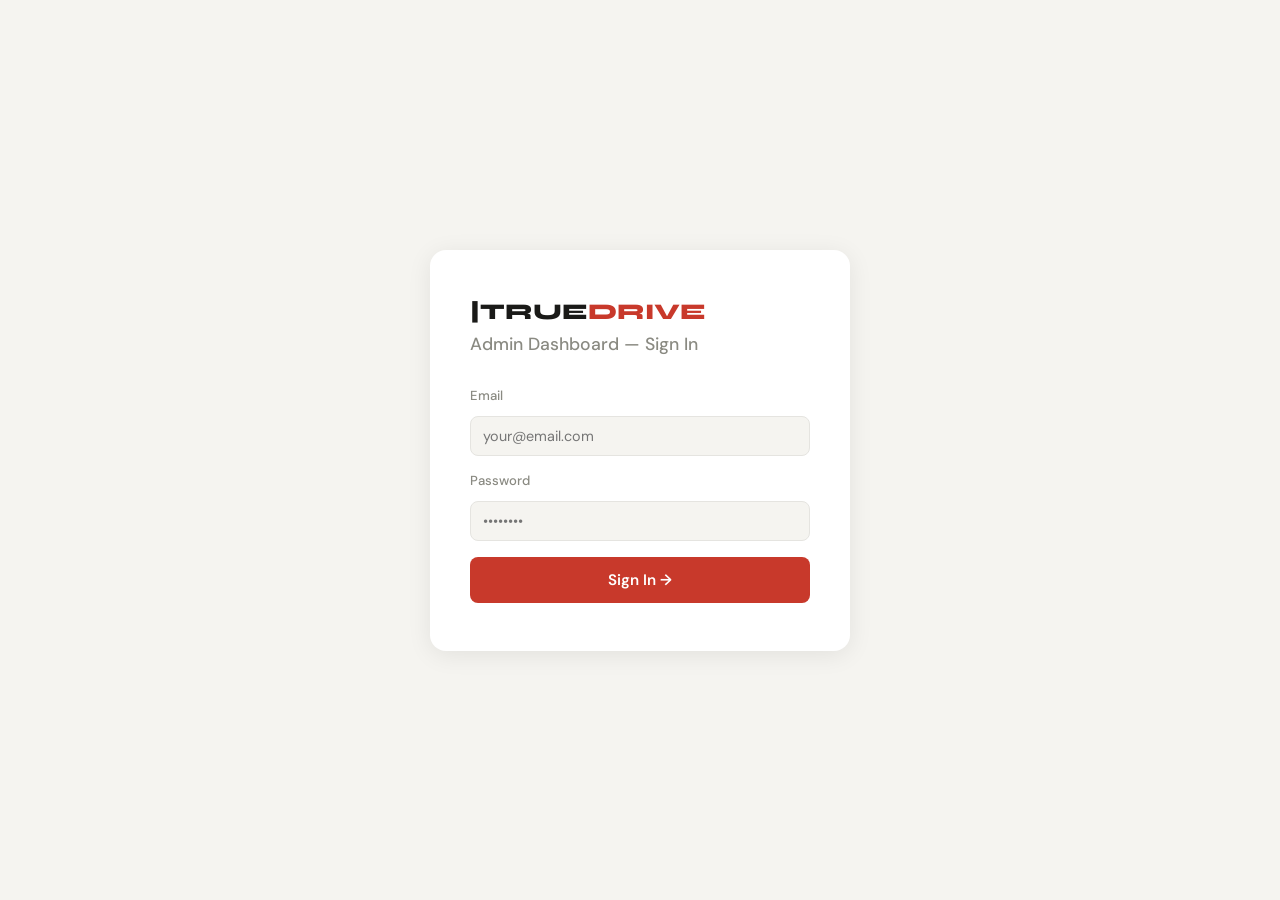
<file: admin.html>
<!DOCTYPE html>
<html lang="en">
<head>
  <meta charset="UTF-8" />
  <meta name="viewport" content="width=device-width, initial-scale=1.0"/>
  <meta name="robots" content="noindex, nofollow" />
  <title>TrueDrive Admin</title>
  <link href="https://fonts.googleapis.com/css2?family=Syne:wght@600;700;800&family=DM+Sans:wght@300;400;500&display=swap" rel="stylesheet"/>
  <style>
    *, *::before, *::after { box-sizing: border-box; margin: 0; padding: 0; }
    :root {
      --accent: #c8392b; --bg: #f5f4f0; --card: #ffffff;
      --text: #1a1a18; --muted: #8a8a82; --border: #e5e4e0;
      --green: #15803d; --green-bg: #dcfce7; --red-bg: #fee2e2;
    }
    body { font-family: 'DM Sans', sans-serif; background: var(--bg); color: var(--text); min-height: 100vh; }

    /* LOGIN */
    #loginScreen { display: flex; align-items: center; justify-content: center; min-height: 100vh; padding: 20px; }
    .login-box { background: var(--card); border-radius: 16px; padding: 48px 40px; width: 100%; max-width: 420px; box-shadow: 0 4px 24px rgba(0,0,0,0.08); }
    .login-logo { font-family: 'Syne', sans-serif; font-size: 1.4rem; font-weight: 800; margin-bottom: 8px; }
    .login-logo span { color: var(--accent); }
    .login-box h2 { font-size: 1.1rem; font-weight: 500; color: var(--muted); margin-bottom: 32px; }
    .login-box label { display: block; font-size: 0.82rem; font-weight: 500; margin-bottom: 6px; color: var(--muted); }
    .login-box input { width: 100%; padding: 12px 14px; border: 1.5px solid var(--border); border-radius: 8px; font-size: 0.95rem; font-family: inherit; margin-bottom: 16px; background: var(--bg); color: var(--text); transition: border-color .2s; }
    .login-box input:focus { outline: none; border-color: var(--accent); }
    .login-btn { width: 100%; padding: 13px; background: var(--accent); color: white; border: none; border-radius: 8px; font-size: 0.95rem; font-weight: 600; cursor: pointer; font-family: inherit; transition: opacity .2s; }
    .login-btn:hover { opacity: 0.88; }
    .login-error { display: none; margin-top: 12px; padding: 10px 14px; background: var(--red-bg); color: var(--accent); border-radius: 8px; font-size: 0.85rem; }

    /* DASHBOARD */
    #dashboard { display: none; }
    .topbar { background: var(--text); color: white; padding: 0 32px; height: 60px; display: flex; align-items: center; justify-content: space-between; position: sticky; top: 0; z-index: 100; }
    .topbar-logo { font-family: 'Syne', sans-serif; font-weight: 800; font-size: 1.1rem; }
    .topbar-logo span { color: var(--accent); }
    .topbar-right { display: flex; align-items: center; gap: 16px; }
    .topbar-email { font-size: 0.82rem; color: rgba(255,255,255,0.5); }
    .logout-btn { background: transparent; color: rgba(255,255,255,0.6); border: 1px solid rgba(255,255,255,0.2); padding: 6px 14px; border-radius: 6px; cursor: pointer; font-size: 0.82rem; font-family: inherit; transition: all .2s; }
    .logout-btn:hover { color: white; border-color: rgba(255,255,255,0.5); }
    .dash-inner { max-width: 1100px; margin: 0 auto; padding: 32px 24px; }
    .dash-header { display: flex; align-items: center; justify-content: space-between; margin-bottom: 28px; flex-wrap: wrap; gap: 12px; }
    .dash-header h1 { font-family: 'Syne', sans-serif; font-size: 1.5rem; font-weight: 800; }
    .add-btn { background: var(--accent); color: white; border: none; padding: 10px 22px; border-radius: 8px; font-size: 0.9rem; font-weight: 600; cursor: pointer; font-family: inherit; transition: opacity .2s; }
    .add-btn:hover { opacity: 0.88; }
    .stats-row { display: grid; grid-template-columns: repeat(auto-fit, minmax(140px, 1fr)); gap: 16px; margin-bottom: 28px; }
    .stat-box { background: var(--card); border-radius: 12px; padding: 20px; border: 1px solid var(--border); }
    .stat-box h3 { font-family: 'Syne', sans-serif; font-size: 1.8rem; font-weight: 800; margin-bottom: 4px; }
    .stat-box p { font-size: 0.8rem; color: var(--muted); }
    .table-wrap { background: var(--card); border-radius: 12px; border: 1px solid var(--border); overflow: hidden; }
    .table-wrap table { width: 100%; border-collapse: collapse; }
    .table-wrap th { text-align: left; padding: 14px 16px; font-size: 0.75rem; font-weight: 600; color: var(--muted); text-transform: uppercase; letter-spacing: 0.5px; background: var(--bg); border-bottom: 1px solid var(--border); }
    .table-wrap td { padding: 14px 16px; font-size: 0.88rem; border-bottom: 1px solid var(--border); vertical-align: middle; }
    .table-wrap tr:last-child td { border-bottom: none; }
    .table-wrap tr:hover td { background: #fafaf8; }
    .car-thumb { width: 60px; height: 44px; border-radius: 6px; object-fit: cover; display: block; }
    .car-thumb-placeholder { width: 60px; height: 44px; border-radius: 6px; background: var(--bg); display: flex; align-items: center; justify-content: center; font-size: 1.4rem; }
    .badge { display: inline-block; padding: 3px 10px; border-radius: 100px; font-size: 0.72rem; font-weight: 600; }
    .badge-available { background: var(--green-bg); color: var(--green); }
    .badge-sold { background: var(--red-bg); color: var(--accent); }
    .action-btns { display: flex; gap: 6px; flex-wrap: wrap; }
    .edit-btn, .delete-btn, .sold-btn, .unsold-btn { padding: 5px 12px; border-radius: 6px; font-size: 0.78rem; font-weight: 500; cursor: pointer; border: none; font-family: inherit; transition: opacity .2s; }
    .edit-btn { background: var(--bg); color: var(--text); border: 1px solid var(--border); }
    .sold-btn { background: var(--green-bg); color: var(--green); }
    .unsold-btn { background: var(--red-bg); color: var(--accent); }
    .delete-btn { background: var(--red-bg); color: var(--accent); }
    .edit-btn:hover, .delete-btn:hover, .sold-btn:hover, .unsold-btn:hover { opacity: 0.75; }

    /* MODAL */
    .modal-overlay { display: none; position: fixed; inset: 0; background: rgba(0,0,0,0.5); z-index: 200; align-items: flex-start; justify-content: center; padding: 20px; overflow-y: auto; }
    .modal-overlay.open { display: flex; }
    .modal-box { background: var(--card); border-radius: 16px; width: 100%; max-width: 660px; padding: 36px; margin: auto; }
    .modal-box h2 { font-family: 'Syne', sans-serif; font-size: 1.2rem; font-weight: 800; margin-bottom: 24px; }
    .form-grid { display: grid; grid-template-columns: 1fr 1fr; gap: 16px; }
    .form-grid .full { grid-column: 1 / -1; }
    .form-group { display: flex; flex-direction: column; gap: 6px; }
    .form-group label { font-size: 0.82rem; font-weight: 500; color: var(--muted); }
    .form-group input, .form-group select, .form-group textarea { padding: 10px 12px; border: 1.5px solid var(--border); border-radius: 8px; font-size: 0.9rem; font-family: inherit; background: var(--bg); color: var(--text); transition: border-color .2s; }
    .form-group input:focus, .form-group select:focus, .form-group textarea:focus { outline: none; border-color: var(--accent); }
    .form-group textarea { resize: vertical; min-height: 80px; }
    .form-group .hint { font-size: 0.75rem; color: var(--muted); }

    /* PHOTO UPLOAD */
    .upload-zone { border: 2px dashed var(--border); border-radius: 10px; padding: 28px 20px; text-align: center; cursor: pointer; transition: all .2s; background: var(--bg); }
    .upload-zone:hover, .upload-zone.drag-over { border-color: var(--accent); background: #fdf5f4; }
    .upload-zone p { font-size: 0.88rem; color: var(--muted); margin-bottom: 4px; }
    .upload-zone span { font-size: 0.78rem; color: var(--muted); }
    .upload-zone input[type="file"] { display: none; }
    .photo-previews { display: grid; grid-template-columns: repeat(auto-fill, minmax(90px, 1fr)); gap: 8px; margin-top: 12px; }
    .photo-preview-item { position: relative; border-radius: 8px; overflow: hidden; aspect-ratio: 4/3; background: var(--bg); cursor: grab; border: 2px solid transparent; transition: border-color .2s, opacity .2s; }
    .photo-preview-item:first-child { border-color: var(--accent); }
    .photo-preview-item.dragging { opacity: 0.4; cursor: grabbing; }
    .photo-preview-item.drag-target { border-color: var(--accent); border-style: dashed; }
    .photo-preview-item img { width: 100%; height: 100%; object-fit: cover; display: block; pointer-events: none; }
    .main-badge { position: absolute; bottom: 4px; left: 4px; background: var(--accent); color: white; font-size: 0.6rem; font-weight: 700; padding: 2px 6px; border-radius: 4px; pointer-events: none; }
    .remove-photo { position: absolute; top: 4px; right: 4px; background: rgba(0,0,0,0.6); color: white; border: none; border-radius: 50%; width: 20px; height: 20px; font-size: 0.7rem; cursor: pointer; display: flex; align-items: center; justify-content: center; }
    .upload-progress { position: absolute; inset: 0; background: rgba(0,0,0,0.5); display: flex; align-items: center; justify-content: center; color: white; font-size: 0.78rem; font-weight: 600; }
    .upload-done { position: absolute; inset: 0; background: rgba(21,128,61,0.4); display: flex; align-items: center; justify-content: center; color: white; font-size: 1.2rem; }
    .upload-status { font-size: 0.82rem; color: var(--muted); margin-top: 8px; min-height: 20px; }

    .modal-actions { display: flex; gap: 10px; justify-content: flex-end; margin-top: 24px; }
    .cancel-btn { padding: 10px 20px; background: var(--bg); color: var(--text); border: 1px solid var(--border); border-radius: 8px; font-size: 0.9rem; font-weight: 500; cursor: pointer; font-family: inherit; }
    .save-btn { padding: 10px 24px; background: var(--accent); color: white; border: none; border-radius: 8px; font-size: 0.9rem; font-weight: 600; cursor: pointer; font-family: inherit; transition: opacity .2s; }
    .save-btn:hover { opacity: 0.88; }
    .save-btn:disabled { opacity: 0.5; cursor: not-allowed; }

    #toast { position: fixed; bottom: 24px; left: 50%; transform: translateX(-50%); background: var(--text); color: white; padding: 12px 24px; border-radius: 8px; font-size: 0.88rem; font-weight: 500; display: none; z-index: 300; white-space: nowrap; }
    #toast.show { display: block; }
    #toast.success { background: #15803d; }
    #toast.error { background: var(--accent); }

    @media (max-width: 640px) {
      .topbar { padding: 0 16px; } .topbar-email { display: none; }
      .dash-inner { padding: 20px 16px; } .modal-box { padding: 24px 20px; }
      .form-grid { grid-template-columns: 1fr; } .form-grid .full { grid-column: 1; }
      .table-wrap th:nth-child(3), .table-wrap td:nth-child(3),
      .table-wrap th:nth-child(5), .table-wrap td:nth-child(5) { display: none; }
    }
  </style>
</head>
<body>

<!-- LOGIN -->
<div id="loginScreen">
  <div class="login-box">
    <div class="login-logo">|TRUE<span>DRIVE</span></div>
    <h2>Admin Dashboard — Sign In</h2>
    <div class="form-group">
      <label>Email</label>
      <input type="email" id="loginEmail" placeholder="your@email.com" />
    </div>
    <div class="form-group">
      <label>Password</label>
      <input type="password" id="loginPassword" placeholder="••••••••" />
    </div>
    <button class="login-btn" onclick="doLogin()">Sign In →</button>
    <div class="login-error" id="loginError"></div>
  </div>
</div>

<!-- DASHBOARD -->
<div id="dashboard">
  <div class="topbar">
    <div class="topbar-logo">|TRUE<span>DRIVE</span> Admin</div>
    <div class="topbar-right">
      <span class="topbar-email" id="userEmail"></span>
      <button class="logout-btn" onclick="doLogout()">Sign Out</button>
    </div>
  </div>
  <div class="dash-inner">
    <div class="dash-header">
      <h1>Inventory Management</h1>
      <button class="add-btn" onclick="openAddModal()">+ Add New Car</button>
    </div>
    <div class="stats-row">
      <div class="stat-box"><h3 id="statTotal">—</h3><p>Total Cars</p></div>
      <div class="stat-box"><h3 id="statAvailable">—</h3><p>Available</p></div>
      <div class="stat-box"><h3 id="statSold">—</h3><p>Sold</p></div>
    </div>
    <div class="table-wrap">
      <table>
        <thead>
          <tr>
            <th>Photo</th><th>Car</th><th>Price</th>
            <th>Status</th><th>Category</th><th>Actions</th>
          </tr>
        </thead>
        <tbody id="carsTableBody">
          <tr><td colspan="6" style="text-align:center;padding:40px;color:var(--muted)">Loading...</td></tr>
        </tbody>
      </table>
    </div>
  </div>
</div>

<!-- ADD / EDIT MODAL -->
<div class="modal-overlay" id="carFormModal">
  <div class="modal-box">
    <h2 id="modalTitle">Add New Car</h2>
    <div class="form-grid">
      <div class="form-group"><label>Make *</label><input type="text" id="fMake" placeholder="e.g. Toyota" /></div>
      <div class="form-group"><label>Model *</label><input type="text" id="fModel" placeholder="e.g. Mark X" /></div>
      <div class="form-group"><label>Year *</label><input type="number" id="fYear" placeholder="e.g. 2015" min="1990" max="2030" /></div>
      <div class="form-group"><label>Price *</label><input type="text" id="fPrice" placeholder="e.g. KSh 1,500,000" /></div>
      <div class="form-group">
        <label>Fuel</label>
        <select id="fFuel"><option value="Petrol">Petrol</option><option value="Diesel">Diesel</option><option value="Hybrid">Hybrid</option><option value="Electric">Electric</option></select>
      </div>
      <div class="form-group">
        <label>Transmission</label>
        <select id="fTrans"><option value="Auto">Automatic</option><option value="Manual">Manual</option></select>
      </div>
      <div class="form-group"><label>Mileage</label><input type="text" id="fMileage" placeholder="e.g. 75,000 km" /></div>
      <div class="form-group"><label>Location</label><input type="text" id="fLocation" value="Nairobi" /></div>
      <div class="form-group">
        <label>Category</label>
        <select id="fCategory"><option value="sedan">Sedan</option><option value="suv">SUV</option><option value="hatchback">Hatchback</option></select>
      </div>
      <div class="form-group">
        <label>Status</label>
        <select id="fStatus"><option value="available">Available</option><option value="sold">Sold</option></select>
      </div>
      <div class="form-group full"><label>Description / Extra Notes</label><textarea id="fDesc" placeholder="e.g. Clean, accident-free, full service history."></textarea></div>

      <!-- SPECS -->
      <div class="form-group full" style="margin-top:4px">
        <label style="font-size:0.88rem;font-weight:700;color:var(--text);margin-bottom:12px;display:block">🔧 Vehicle Specs</label>
        <div style="display:grid;grid-template-columns:1fr 1fr;gap:12px">
          <div class="form-group">
            <label>Engine</label>
            <input type="text" id="fEngine" placeholder="e.g. 2500cc V6" />
          </div>
          <div class="form-group">
            <label>Drive</label>
            <select id="fDrive">
              <option value="">Select</option>
              <option value="2WD">2WD</option>
              <option value="4WD">4WD</option>
              <option value="AWD">AWD</option>
            </select>
          </div>
          <div class="form-group">
            <label>Condition</label>
            <select id="fCondition">
              <option value="">Select</option>
              <option value="Foreign Used">Foreign Used</option>
              <option value="Locally Used">Locally Used</option>
              <option value="Brand New">Brand New</option>
            </select>
          </div>
          <div class="form-group">
            <label>Colour</label>
            <input type="text" id="fColour" placeholder="e.g. Silver" />
          </div>
          <div class="form-group">
            <label>Body Type</label>
            <select id="fBodyType">
              <option value="">Select</option>
              <option value="Saloon">Saloon</option>
              <option value="Station Wagon">Station Wagon</option>
              <option value="SUV">SUV</option>
              <option value="Pick Up">Pick Up</option>
              <option value="Hatchback">Hatchback</option>
              <option value="Van">Van</option>
              <option value="Coupe">Coupe</option>
              <option value="Convertible">Convertible</option>
            </select>
          </div>
          <div class="form-group">
            <label>Doors</label>
            <select id="fDoors">
              <option value="">Select</option>
              <option value="2">2</option>
              <option value="4">4</option>
              <option value="5">5</option>
            </select>
          </div>
          <div class="form-group">
            <label>Seats</label>
            <select id="fSeats">
              <option value="">Select</option>
              <option value="2">2</option>
              <option value="4">4</option>
              <option value="5">5</option>
              <option value="7">7</option>
              <option value="8">8</option>
            </select>
          </div>
        </div>
      </div>
      <div class="form-group full">
        <label>Photos</label>
        <div class="upload-zone" id="uploadZone" onclick="document.getElementById('photoFileInput').click()">
          <div style="font-size:2rem;margin-bottom:8px">📷</div>
          <p><strong>Click to upload photos</strong> or drag &amp; drop here</p>
          <span>JPEG, PNG, WEBP — select multiple files at once</span>
          <input type="file" id="photoFileInput" accept="image/jpeg,image/png,image/webp" multiple />
        </div>
        <div class="photo-previews" id="photoPreviews"></div>
        <div class="upload-status" id="uploadStatus"></div>
        <div class="hint" style="margin-top:6px">💡 Drag photos to reorder — first photo is the main thumbnail shown on the website</div>
      </div>
    </div>
    <div class="modal-actions">
      <button class="cancel-btn" onclick="closeFormModal()">Cancel</button>
      <button class="save-btn" id="saveBtn" onclick="saveCar()">Save Car →</button>
    </div>
  </div>
</div>

<div id="toast"></div>

<script>
const SUPABASE_URL   = 'https://qmeosvkrbogdfmokgkpa.supabase.co';
const SUPABASE_KEY   = 'eyJhbGciOiJIUzI1NiIsInR5cCI6IkpXVCJ9.eyJpc3MiOiJzdXBhYmFzZSIsInJlZiI6InFtZW9zdmtyYm9nZGZtb2tna3BhIiwicm9sZSI6ImFub24iLCJpYXQiOjE3NzgzMDE5MjAsImV4cCI6MjA5Mzg3NzkyMH0.J_WDhH7n5C1HciuL45GSiQhPQXq2FS-creSdyvEHYDs';
const STORAGE_BUCKET = 'car- images';
const STORAGE_URL    = SUPABASE_URL + '/storage/v1/object/public/' + encodeURIComponent(STORAGE_BUCKET) + '/';

var authToken         = null;
var editingId         = null;
var carsCache         = [];
var uploadedPhotoUrls = [];

/* ── AUTH ── */
function authHeaders(json) {
  var h = { 'apikey': SUPABASE_KEY, 'Authorization': 'Bearer ' + (authToken || SUPABASE_KEY) };
  if (json) h['Content-Type'] = 'application/json';
  return h;
}

async function doLogin() {
  var email = document.getElementById('loginEmail').value.trim();
  var pass  = document.getElementById('loginPassword').value;
  var btn   = document.querySelector('.login-btn');
  if (!email || !pass) { showLoginError('Please enter your email and password.'); return; }
  btn.textContent = 'Signing in...'; btn.disabled = true;
  try {
    var res  = await fetch(SUPABASE_URL + '/auth/v1/token?grant_type=password', {
      method: 'POST',
      headers: { 'apikey': SUPABASE_KEY, 'Content-Type': 'application/json' },
      body: JSON.stringify({ email: email, password: pass })
    });
    var data = await res.json();
    if (!res.ok || !data.access_token) {
      showLoginError(data.error_description || 'Invalid email or password.');
    } else {
      authToken = data.access_token;
      document.getElementById('userEmail').textContent     = email;
      document.getElementById('loginScreen').style.display = 'none';
      document.getElementById('dashboard').style.display   = 'block';
      loadCars();
    }
  } catch (e) { showLoginError('Connection error. Please try again.'); }
  btn.textContent = 'Sign In →'; btn.disabled = false;
}

function showLoginError(msg) {
  var el = document.getElementById('loginError');
  el.textContent = msg; el.style.display = 'block';
}

function doLogout() {
  authToken = null;
  document.getElementById('dashboard').style.display   = 'none';
  document.getElementById('loginScreen').style.display = 'flex';
  document.getElementById('loginPassword').value = '';
}

document.addEventListener('keydown', function(e) {
  if (e.key === 'Enter' && document.getElementById('loginScreen').style.display !== 'none') doLogin();
});

/* ── CARS ── */
async function loadCars() {
  try {
    var res   = await fetch(SUPABASE_URL + '/rest/v1/cars?order=id.asc', { headers: authHeaders(true) });
    carsCache = await res.json();
    renderTable(); renderStats();
  } catch (e) { showToast('Failed to load cars.', 'error'); }
}

function parsePhotos(raw) {
  if (!raw) return [];
  if (Array.isArray(raw)) return raw;
  return raw.split(',').map(function(p){ return p.trim(); }).filter(Boolean);
}

function carEmoji(car) { return (car.category === 'suv') ? '🚙' : '🚗'; }

function renderTable() {
  var tbody = document.getElementById('carsTableBody');
  if (!carsCache.length) {
    tbody.innerHTML = '<tr><td colspan="6" style="text-align:center;padding:48px;color:var(--muted)">No cars yet. Click <strong>Add New Car</strong> to get started.</td></tr>';
    return;
  }
  tbody.innerHTML = carsCache.map(function(car) {
    var photos  = parsePhotos(car.photos);
    var isAvail = car.status === 'available';
    var thumb   = photos.length
      ? '<img src="' + photos[0] + '" class="car-thumb" onerror="this.style.display=\'none\';this.nextElementSibling.style.display=\'flex\'">' +
        '<div class="car-thumb-placeholder" style="display:none">' + carEmoji(car) + '</div>'
      : '<div class="car-thumb-placeholder">' + carEmoji(car) + '</div>';
    var badge   = '<span class="badge ' + (isAvail ? 'badge-available' : 'badge-sold') + '">' + (isAvail ? '✓ Available' : '✗ Sold') + '</span>';
    var togBtn  = isAvail
      ? '<button class="sold-btn"   onclick="toggleStatus(' + car.id + ',\'sold\')"     >Mark Sold</button>'
      : '<button class="unsold-btn" onclick="toggleStatus(' + car.id + ',\'available\')">Mark Available</button>';
    return '<tr>' +
      '<td>' + thumb + '</td>' +
      '<td><strong>' + car.make + ' ' + car.model + '</strong><br><span style="color:var(--muted);font-size:0.8rem">' + car.year + '</span></td>' +
      '<td>' + (car.price || '—') + '</td>' +
      '<td>' + badge + '</td>' +
      '<td style="text-transform:capitalize">' + (car.category || '—') + '</td>' +
      '<td><div class="action-btns">' +
        '<button class="edit-btn"   onclick="openEditModal(' + car.id + ')">Edit</button>' +
        togBtn +
        '<button class="delete-btn" onclick="deleteCar(' + car.id + ')">Delete</button>' +
      '</div></td>' +
    '</tr>';
  }).join('');
}

function renderStats() {
  document.getElementById('statTotal').textContent     = carsCache.length;
  document.getElementById('statAvailable').textContent = carsCache.filter(function(c){ return c.status==='available'; }).length;
  document.getElementById('statSold').textContent      = carsCache.filter(function(c){ return c.status==='sold'; }).length;
}

/* ── UPLOAD ── */
function initUploadZone() {
  var zone  = document.getElementById('uploadZone');
  var input = document.getElementById('photoFileInput');
  input.addEventListener('change', function() { handleFiles(Array.from(input.files)); input.value = ''; });
  zone.addEventListener('dragover',  function(e) { e.preventDefault(); zone.classList.add('drag-over'); });
  zone.addEventListener('dragleave', function()  { zone.classList.remove('drag-over'); });
  zone.addEventListener('drop', function(e) {
    e.preventDefault(); zone.classList.remove('drag-over');
    handleFiles(Array.from(e.dataTransfer.files).filter(function(f){ return f.type.startsWith('image/'); }));
  });
}

async function handleFiles(files) {
  if (!files.length) return;
  document.getElementById('uploadStatus').textContent = 'Uploading ' + files.length + ' photo(s)...';
  for (var i = 0; i < files.length; i++) { await uploadPhoto(files[i]); }
  document.getElementById('uploadStatus').textContent = '✓ All photos uploaded!';
  setTimeout(function() { document.getElementById('uploadStatus').textContent = ''; }, 3000);
}

async function uploadPhoto(file) {
  var pid      = 'prev-' + Date.now() + '-' + Math.random().toString(36).slice(2);
  var previews = document.getElementById('photoPreviews');
  var item     = document.createElement('div');
  item.className = 'photo-preview-item'; item.id = pid;
  item.innerHTML = '<img src="' + URL.createObjectURL(file) + '" /><div class="upload-progress">Uploading...</div>';
  previews.appendChild(item);

  var fileName = Date.now() + '-' + file.name.replace(/[^a-zA-Z0-9.-]/g, '-').toLowerCase();
  try {
    var res = await fetch(SUPABASE_URL + '/storage/v1/object/' + encodeURIComponent(STORAGE_BUCKET) + '/' + fileName, {
      method: 'POST',
      headers: { 'apikey': SUPABASE_KEY, 'Authorization': 'Bearer ' + authToken, 'Content-Type': file.type, 'x-upsert': 'true' },
      body: file
    });
    if (res.ok) {
      var url = STORAGE_URL + fileName;
      uploadedPhotoUrls.push(url);
      item.dataset.url = url;
      var isFirst = document.getElementById('photoPreviews').querySelectorAll('.photo-preview-item').length === 1;
      item.innerHTML =
        '<img src="' + url + '" />' +
        (isFirst ? '<div class="main-badge">MAIN</div>' : '') +
        '<div class="upload-done" id="done-' + pid + '">✓</div>' +
        '<button class="remove-photo" onclick="removePhoto(\'' + url + '\',\'' + pid + '\')">✕</button>';
      if (isFirst) item.style.borderColor = 'var(--accent)';
      makeDraggable(item);
      setTimeout(function() { var d = document.getElementById('done-' + pid); if (d) d.style.display='none'; }, 1500);
    } else {
      item.innerHTML = '<div style="display:flex;align-items:center;justify-content:center;height:100%;font-size:1.5rem;color:var(--accent)">✕</div>';
      showToast('Failed to upload ' + file.name, 'error');
    }
  } catch (e) {
    item.innerHTML = '<div style="display:flex;align-items:center;justify-content:center;height:100%;font-size:1.5rem;color:var(--accent)">✕</div>';
    showToast('Upload error: ' + file.name, 'error');
  }
}

function removePhoto(url, pid) {
  uploadedPhotoUrls = uploadedPhotoUrls.filter(function(u){ return u !== url; });
  var el = document.getElementById(pid); if (el) el.remove();
  updateMainBadge();
  syncUrlsFromDOM();
}

function updateMainBadge() {
  var previews = document.getElementById('photoPreviews');
  var items = previews.querySelectorAll('.photo-preview-item');
  items.forEach(function(item, i) {
    var badge = item.querySelector('.main-badge');
    if (i === 0) {
      item.style.borderColor = 'var(--accent)';
      if (!badge) {
        var b = document.createElement('div');
        b.className = 'main-badge'; b.textContent = 'MAIN';
        item.appendChild(b);
      }
    } else {
      item.style.borderColor = 'transparent';
      if (badge) badge.remove();
    }
  });
}

function syncUrlsFromDOM() {
  var previews = document.getElementById('photoPreviews');
  var items    = previews.querySelectorAll('.photo-preview-item');
  uploadedPhotoUrls = [];
  items.forEach(function(item) {
    var url = item.dataset.url;
    if (url) uploadedPhotoUrls.push(url);
  });
}

function makeDraggable(item) {
  item.setAttribute('draggable', true);
  item.addEventListener('dragstart', function(e) {
    e.dataTransfer.effectAllowed = 'move';
    e.dataTransfer.setData('text/plain', item.id);
    setTimeout(function() { item.classList.add('dragging'); }, 0);
  });
  item.addEventListener('dragend', function() {
    item.classList.remove('dragging');
    document.querySelectorAll('.photo-preview-item').forEach(function(i){ i.classList.remove('drag-target'); });
    updateMainBadge();
    syncUrlsFromDOM();
  });
  item.addEventListener('dragover', function(e) {
    e.preventDefault();
    e.dataTransfer.dropEffect = 'move';
    item.classList.add('drag-target');
  });
  item.addEventListener('dragleave', function() { item.classList.remove('drag-target'); });
  item.addEventListener('drop', function(e) {
    e.preventDefault();
    item.classList.remove('drag-target');
    var dragId   = e.dataTransfer.getData('text/plain');
    var dragItem = document.getElementById(dragId);
    if (dragItem && dragItem !== item) {
      var previews = document.getElementById('photoPreviews');
      var items    = Array.from(previews.querySelectorAll('.photo-preview-item'));
      var fromIdx  = items.indexOf(dragItem);
      var toIdx    = items.indexOf(item);
      if (fromIdx < toIdx) previews.insertBefore(dragItem, item.nextSibling);
      else                 previews.insertBefore(dragItem, item);
    }
  });
}

function renderExistingPreviews(photos) {
  var previews = document.getElementById('photoPreviews');
  previews.innerHTML = '';
  photos.forEach(function(url, i) {
    if (!url) return;
    var pid  = 'prev-ex-' + Date.now() + '-' + Math.random().toString(36).slice(2);
    var item = document.createElement('div');
    item.className    = 'photo-preview-item';
    item.id           = pid;
    item.dataset.url  = url;
    item.innerHTML    =
      '<img src="' + url + '" />' +
      (i === 0 ? '<div class="main-badge">MAIN</div>' : '') +
      '<button class="remove-photo" onclick="removePhoto(\'' + url + '\',\'' + pid + '\')">✕</button>';
    if (i === 0) item.style.borderColor = 'var(--accent)';
    makeDraggable(item);
    previews.appendChild(item);
  });
}

/* ── MODALS ── */
function openAddModal() {
  editingId = null; uploadedPhotoUrls = [];
  document.getElementById('modalTitle').textContent = 'Add New Car';
  ['fMake','fModel','fYear','fPrice','fMileage','fEngine','fColour'].forEach(function(id){ document.getElementById(id).value = ''; });
  document.getElementById('fFuel').value      = 'Petrol';
  document.getElementById('fTrans').value     = 'Auto';
  document.getElementById('fLocation').value  = 'Nairobi';
  document.getElementById('fCategory').value  = 'sedan';
  document.getElementById('fStatus').value    = 'available';
  document.getElementById('fDrive').value     = '';
  document.getElementById('fCondition').value = '';
  document.getElementById('fBodyType').value  = '';
  document.getElementById('fDoors').value     = '';
  document.getElementById('fSeats').value     = '';
  document.getElementById('fDesc').value      = '';
  document.getElementById('photoPreviews').innerHTML  = '';
  document.getElementById('uploadStatus').textContent = '';
  document.getElementById('carFormModal').classList.add('open');
}

function openEditModal(id) {
  var car = null;
  for (var i = 0; i < carsCache.length; i++) { if (carsCache[i].id === id) { car = carsCache[i]; break; } }
  if (!car) return;
  editingId = id;
  var existing = parsePhotos(car.photos);
  uploadedPhotoUrls = existing.slice();
  document.getElementById('modalTitle').textContent = 'Edit Car';
  document.getElementById('fMake').value      = car.make      || '';
  document.getElementById('fModel').value     = car.model     || '';
  document.getElementById('fYear').value      = car.year      || '';
  document.getElementById('fPrice').value     = car.price     || '';
  document.getElementById('fFuel').value      = car.fuel      || 'Petrol';
  document.getElementById('fTrans').value     = car.trans     || 'Auto';
  document.getElementById('fMileage').value   = car.mileage   || '';
  document.getElementById('fLocation').value  = car.location  || 'Nairobi';
  document.getElementById('fCategory').value  = car.category  || 'sedan';
  document.getElementById('fStatus').value    = car.status    || 'available';
  document.getElementById('fDesc').value      = car.description || '';
  document.getElementById('fEngine').value    = car.engine    || '';
  document.getElementById('fDrive').value     = car.drive     || '';
  document.getElementById('fCondition').value = car.condition || '';
  document.getElementById('fColour').value    = car.colour    || '';
  document.getElementById('fBodyType').value  = car.body_type || '';
  document.getElementById('fDoors').value     = car.doors     || '';
  document.getElementById('fSeats').value     = car.seats     || '';
  document.getElementById('uploadStatus').textContent = '';
  renderExistingPreviews(existing);
  document.getElementById('carFormModal').classList.add('open');
}

function closeFormModal() { document.getElementById('carFormModal').classList.remove('open'); editingId = null; }

/* ── SAVE ── */
async function saveCar() {
  var make  = document.getElementById('fMake').value.trim();
  var model = document.getElementById('fModel').value.trim();
  var year  = parseInt(document.getElementById('fYear').value);
  var price = document.getElementById('fPrice').value.trim();
  if (!make || !model || !year || !price) { showToast('Please fill in Make, Model, Year and Price.', 'error'); return; }

  syncUrlsFromDOM(); // ensure order matches what's shown in previews
  var payload = {
    make: make, model: model, year: year, price: price,
    fuel:     document.getElementById('fFuel').value,
    trans:    document.getElementById('fTrans').value,
    mileage:  document.getElementById('fMileage').value.trim(),
    location: document.getElementById('fLocation').value.trim() || 'Nairobi',
    category: document.getElementById('fCategory').value,
    status:   document.getElementById('fStatus').value,
    description: document.getElementById('fDesc').value.trim(),
    engine:      document.getElementById('fEngine').value.trim(),
    drive:       document.getElementById('fDrive').value,
    condition:   document.getElementById('fCondition').value,
    colour:      document.getElementById('fColour').value.trim(),
    body_type:   document.getElementById('fBodyType').value,
    doors:       document.getElementById('fDoors').value,
    seats:       document.getElementById('fSeats').value,
    photos:   uploadedPhotoUrls.join(',')
  };

  var btn = document.getElementById('saveBtn');
  btn.textContent = 'Saving...'; btn.disabled = true;

  try {
    var url     = SUPABASE_URL + '/rest/v1/cars' + (editingId ? '?id=eq.' + editingId : '');
    var method  = editingId ? 'PATCH' : 'POST';
    var headers = Object.assign({}, authHeaders(true), { 'Prefer': 'return=minimal' });
    var res     = await fetch(url, { method: method, headers: headers, body: JSON.stringify(payload) });
    if (res.ok) {
      showToast(editingId ? '✓ Car updated!' : '✓ Car added!', 'success');
      closeFormModal(); loadCars();
    } else {
      var err = await res.json();
      showToast('Error: ' + (err.message || 'Could not save.'), 'error');
    }
  } catch (e) { showToast('Connection error. Please try again.', 'error'); }

  btn.textContent = 'Save Car →'; btn.disabled = false;
}

/* ── TOGGLE / DELETE ── */
async function toggleStatus(id, newStatus) {
  try {
    var res = await fetch(SUPABASE_URL + '/rest/v1/cars?id=eq.' + id, {
      method: 'PATCH',
      headers: Object.assign({}, authHeaders(true), { 'Prefer': 'return=minimal' }),
      body: JSON.stringify({ status: newStatus })
    });
    if (res.ok) { showToast('✓ Status updated!', 'success'); loadCars(); }
    else showToast('Could not update status.', 'error');
  } catch (e) { showToast('Connection error.', 'error'); }
}

async function deleteCar(id) {
  var car  = carsCache.find(function(c){ return c.id === id; });
  var name = car ? car.make + ' ' + car.model : 'this car';
  if (!confirm('Delete ' + name + '? This cannot be undone.')) return;
  try {
    var res = await fetch(SUPABASE_URL + '/rest/v1/cars?id=eq.' + id, {
      method: 'DELETE', headers: authHeaders(true)
    });
    if (res.ok) { showToast('Car deleted.', 'success'); loadCars(); }
    else showToast('Could not delete car.', 'error');
  } catch (e) { showToast('Connection error.', 'error'); }
}

/* ── TOAST ── */
var toastTimer;
function showToast(msg, type) {
  var t = document.getElementById('toast');
  t.textContent = msg; t.className = 'show ' + (type || '');
  clearTimeout(toastTimer);
  toastTimer = setTimeout(function(){ t.className = ''; }, 3000);
}

document.getElementById('carFormModal').addEventListener('click', function(e){ if (e.target === this) closeFormModal(); });
document.addEventListener('DOMContentLoaded', initUploadZone);
</script>
</body>
</html>
</file>
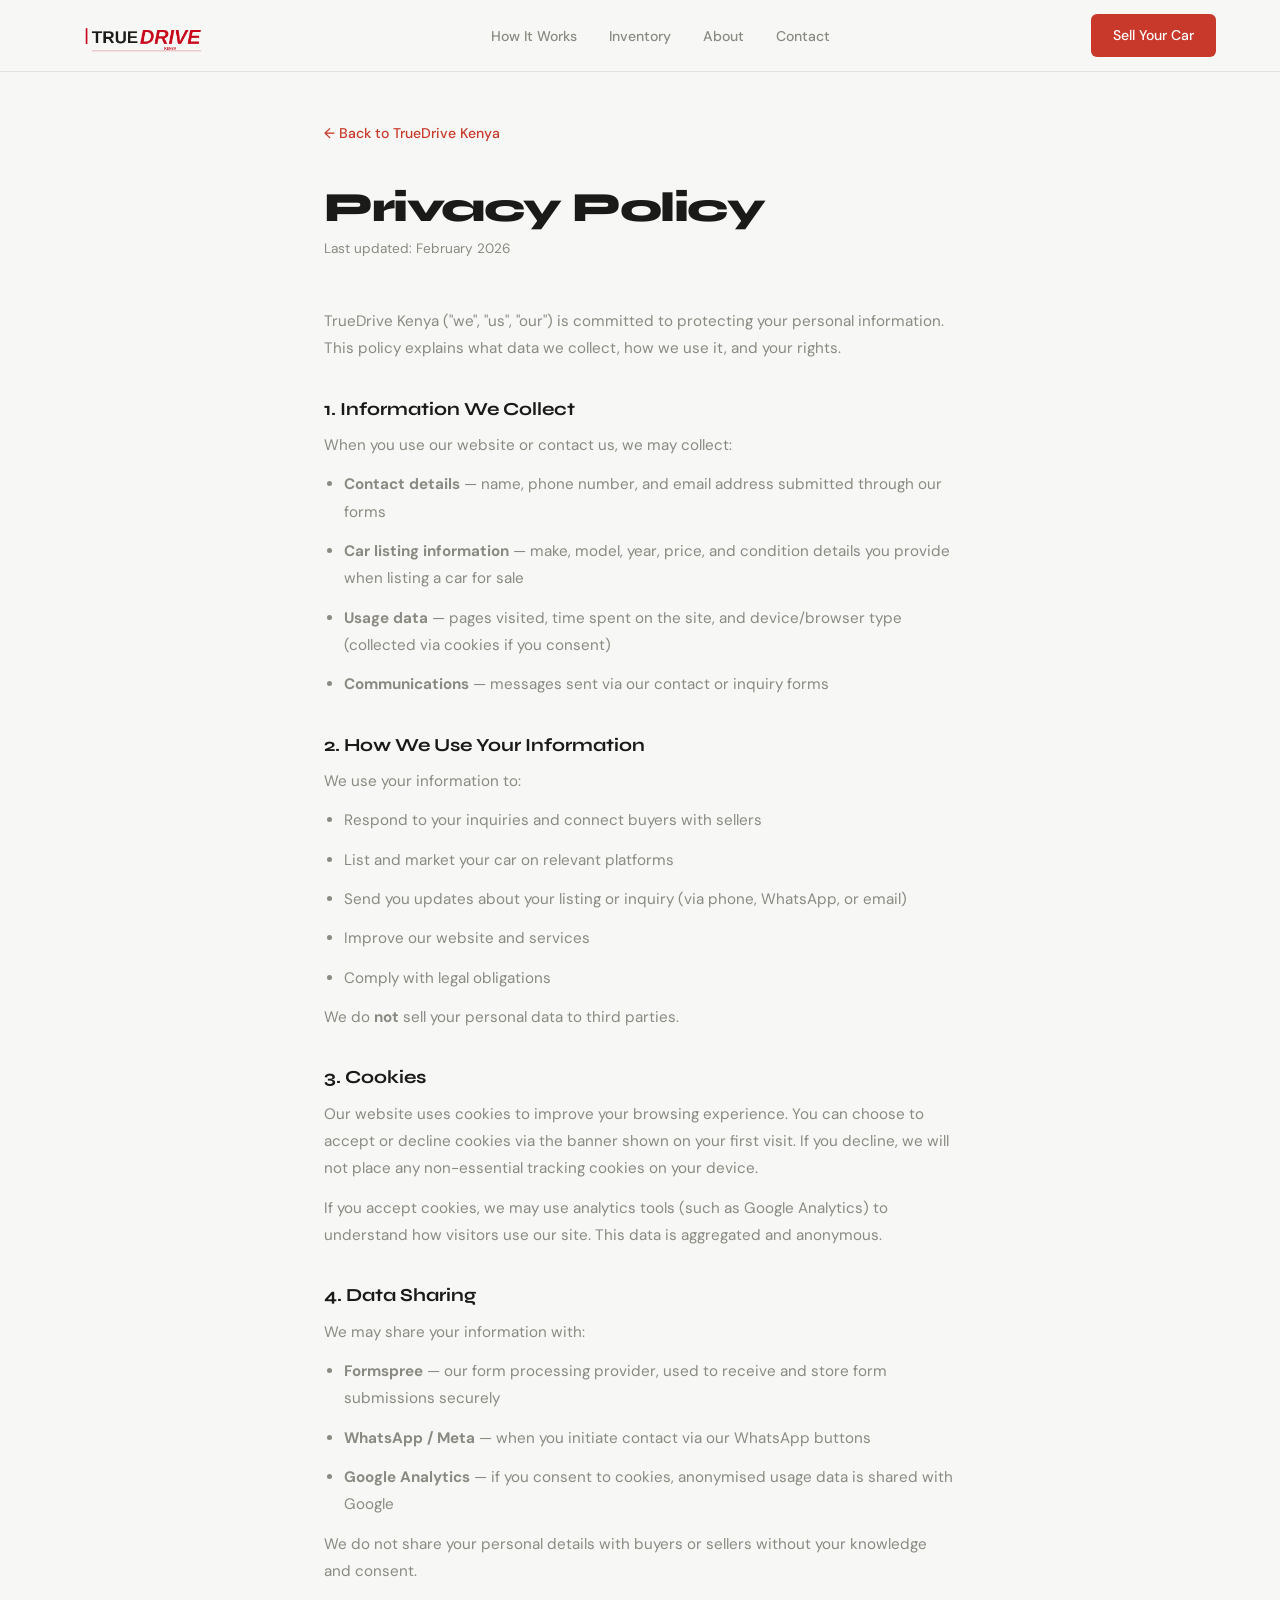
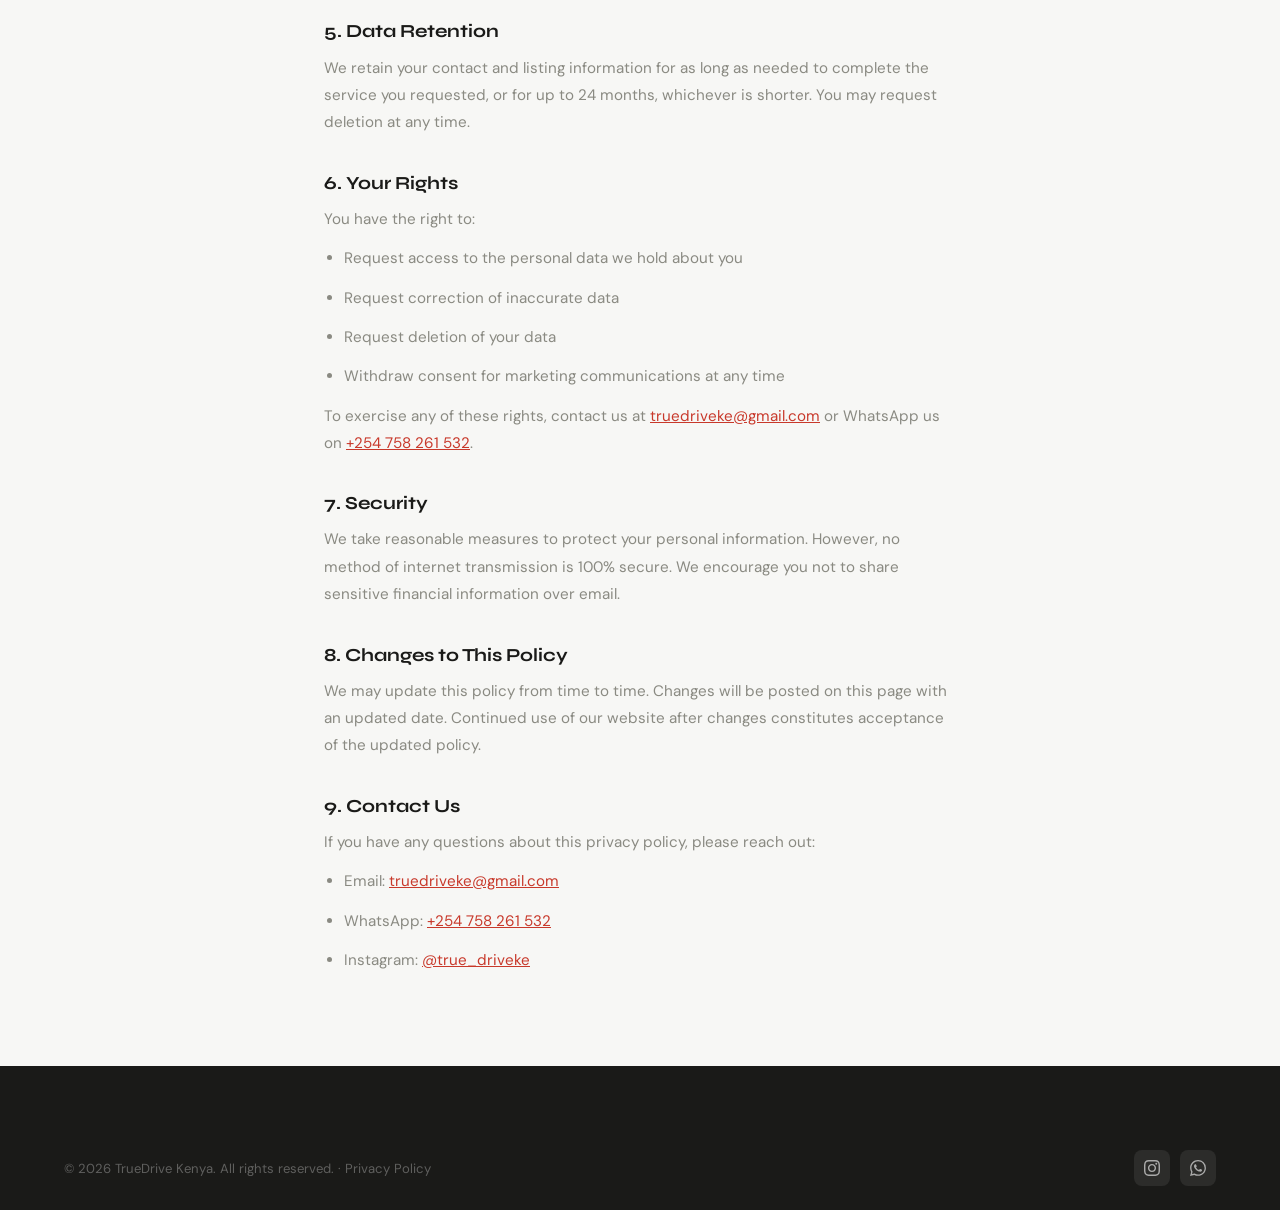
<file: privacy.html>
<!DOCTYPE html>
<html lang="en">
<head>
  <meta charset="UTF-8" />
  <meta name="viewport" content="width=device-width, initial-scale=1.0"/>
  <meta name="robots" content="index, follow" />
  <meta name="cf-email-obfuscation" content="disable" />
  <title>Privacy Policy — TrueDrive Kenya</title>
  <meta name="description" content="TrueDrive Kenya's privacy policy. Learn how we collect, use and protect your personal information." />
  <link href="https://fonts.googleapis.com/css2?family=Syne:wght@400;600;700;800&family=DM+Sans:ital,wght@0,300;0,400;0,500;1,300&display=swap" rel="stylesheet"/>
  <link rel="stylesheet" href="style.css" />
  <style>
    .policy-wrap {
      max-width: 760px; margin: 0 auto;
      padding: 120px 5% 80px;
    }
    .policy-wrap h1 {
      font-size: clamp(1.8rem, 4vw, 2.6rem);
      margin-bottom: 8px;
    }
    .policy-date {
      font-size: 0.85rem; color: var(--text-muted);
      margin-bottom: 48px; display: block;
    }
    .policy-wrap h2 {
      font-size: 1.15rem; font-weight: 700;
      margin: 36px 0 12px; letter-spacing: 0;
      color: var(--text);
    }
    .policy-wrap p, .policy-wrap li {
      font-size: 0.95rem; color: var(--text-muted);
      line-height: 1.8; margin-bottom: 12px;
    }
    .policy-wrap ul { padding-left: 20px; margin-bottom: 12px; }
    .policy-wrap a  { color: var(--accent); }
    .back-link {
      display: inline-flex; align-items: center; gap: 8px;
      color: var(--accent); text-decoration: none;
      font-size: 0.88rem; font-weight: 500;
      margin-bottom: 40px;
    }
    .back-link:hover { text-decoration: underline; }
  </style>
</head>
<body>

<!-- NAV -->
<nav>
  <a href="index.html" class="logo">
    <img src="logo.png" alt="TrueDrive Kenya" class="nav-logo-img" />
  </a>
  <ul class="nav-links">
    <li><a href="index.html#how">How It Works</a></li>
    <li><a href="index.html#inventory">Inventory</a></li>
    <li><a href="index.html#about">About</a></li>
    <li><a href="index.html#contact">Contact</a></li>
  </ul>
  <a href="index.html#sell-callout" class="nav-cta">Sell Your Car</a>
  <div class="hamburger" onclick="toggleMenu()">
    <span></span><span></span><span></span>
  </div>
</nav>

<div class="policy-wrap">

  <a href="index.html" class="back-link">← Back to TrueDrive Kenya</a>

  <h1>Privacy Policy</h1>
  <span class="policy-date">Last updated: February 2026</span>

  <p>TrueDrive Kenya ("we", "us", "our") is committed to protecting your personal information. This policy explains what data we collect, how we use it, and your rights.</p>

  <h2>1. Information We Collect</h2>
  <p>When you use our website or contact us, we may collect:</p>
  <ul>
    <li><strong>Contact details</strong> — name, phone number, and email address submitted through our forms</li>
    <li><strong>Car listing information</strong> — make, model, year, price, and condition details you provide when listing a car for sale</li>
    <li><strong>Usage data</strong> — pages visited, time spent on the site, and device/browser type (collected via cookies if you consent)</li>
    <li><strong>Communications</strong> — messages sent via our contact or inquiry forms</li>
  </ul>

  <h2>2. How We Use Your Information</h2>
  <p>We use your information to:</p>
  <ul>
    <li>Respond to your inquiries and connect buyers with sellers</li>
    <li>List and market your car on relevant platforms</li>
    <li>Send you updates about your listing or inquiry (via phone, WhatsApp, or email)</li>
    <li>Improve our website and services</li>
    <li>Comply with legal obligations</li>
  </ul>
  <p>We do <strong>not</strong> sell your personal data to third parties.</p>

  <h2>3. Cookies</h2>
  <p>Our website uses cookies to improve your browsing experience. You can choose to accept or decline cookies via the banner shown on your first visit. If you decline, we will not place any non-essential tracking cookies on your device.</p>
  <p>If you accept cookies, we may use analytics tools (such as Google Analytics) to understand how visitors use our site. This data is aggregated and anonymous.</p>

  <h2>4. Data Sharing</h2>
  <p>We may share your information with:</p>
  <ul>
    <li><strong>Formspree</strong> — our form processing provider, used to receive and store form submissions securely</li>
    <li><strong>WhatsApp / Meta</strong> — when you initiate contact via our WhatsApp buttons</li>
    <li><strong>Google Analytics</strong> — if you consent to cookies, anonymised usage data is shared with Google</li>
  </ul>
  <p>We do not share your personal details with buyers or sellers without your knowledge and consent.</p>

  <h2>5. Data Retention</h2>
  <p>We retain your contact and listing information for as long as needed to complete the service you requested, or for up to 24 months, whichever is shorter. You may request deletion at any time.</p>

  <h2>6. Your Rights</h2>
  <p>You have the right to:</p>
  <ul>
    <li>Request access to the personal data we hold about you</li>
    <li>Request correction of inaccurate data</li>
    <li>Request deletion of your data</li>
    <li>Withdraw consent for marketing communications at any time</li>
  </ul>
  <p>To exercise any of these rights, contact us at <a href="mailto:truedriveke@gmail.com">truedriveke@gmail.com</a> or WhatsApp us on <a href="https://wa.me/254758261532">+254 758 261 532</a>.</p>

  <h2>7. Security</h2>
  <p>We take reasonable measures to protect your personal information. However, no method of internet transmission is 100% secure. We encourage you not to share sensitive financial information over email.</p>

  <h2>8. Changes to This Policy</h2>
  <p>We may update this policy from time to time. Changes will be posted on this page with an updated date. Continued use of our website after changes constitutes acceptance of the updated policy.</p>

  <h2>9. Contact Us</h2>
  <p>If you have any questions about this privacy policy, please reach out:</p>
  <ul>
    <li>Email: <a href="mailto:truedriveke@gmail.com">truedriveke@gmail.com</a></li>
    <li>WhatsApp: <a href="https://wa.me/254758261532">+254 758 261 532</a></li>
    <li>Instagram: <a href="https://www.instagram.com/true_driveke" target="_blank">@true_driveke</a></li>
  </ul>

</div>

<!-- FOOTER -->
<footer>
  <div class="footer-inner">
    <div class="footer-bottom" style="border-top:none;padding:24px 0">
      <p>© 2026 TrueDrive Kenya. All rights reserved. · <a href="privacy.html" style="color:rgba(255,255,255,0.3);text-decoration:none">Privacy Policy</a></p>
      <div class="social-links">
        <a href="https://www.instagram.com/true_driveke" target="_blank" class="social-link" title="Instagram">
          <svg width="16" height="16" viewBox="0 0 24 24" fill="currentColor"><path d="M12 2.163c3.204 0 3.584.012 4.85.07 3.252.148 4.771 1.691 4.919 4.919.058 1.265.069 1.645.069 4.849 0 3.205-.012 3.584-.069 4.849-.149 3.225-1.664 4.771-4.919 4.919-1.266.058-1.644.07-4.85.07-3.204 0-3.584-.012-4.849-.07-3.26-.149-4.771-1.699-4.919-4.92-.058-1.265-.07-1.644-.07-4.849 0-3.204.013-3.583.07-4.849.149-3.227 1.664-4.771 4.919-4.919 1.266-.057 1.645-.069 4.849-.069zm0-2.163c-3.259 0-3.667.014-4.947.072-4.358.2-6.78 2.618-6.98 6.98-.059 1.281-.073 1.689-.073 4.948 0 3.259.014 3.668.072 4.948.2 4.358 2.618 6.78 6.98 6.98 1.281.058 1.689.072 4.948.072 3.259 0 3.668-.014 4.948-.072 4.354-.2 6.782-2.618 6.979-6.98.059-1.28.073-1.689.073-4.948 0-3.259-.014-3.667-.072-4.947-.196-4.354-2.617-6.78-6.979-6.98-1.281-.059-1.69-.073-4.949-.073zm0 5.838c-3.403 0-6.162 2.759-6.162 6.162s2.759 6.163 6.162 6.163 6.162-2.759 6.162-6.163c0-3.403-2.759-6.162-6.162-6.162zm0 10.162c-2.209 0-4-1.79-4-4 0-2.209 1.791-4 4-4s4 1.791 4 4c0 2.21-1.791 4-4 4zm6.406-11.845c-.796 0-1.441.645-1.441 1.44s.645 1.44 1.441 1.44c.795 0 1.439-.645 1.439-1.44s-.644-1.44-1.439-1.44z"/></svg>
        </a>
        <a href="https://wa.me/254758261532" target="_blank" class="social-link" title="WhatsApp">
          <svg width="16" height="16" viewBox="0 0 24 24" fill="currentColor"><path d="M17.472 14.382c-.297-.149-1.758-.867-2.03-.967-.273-.099-.471-.148-.67.15-.197.297-.767.966-.94 1.164-.173.199-.347.223-.644.075-.297-.15-1.255-.463-2.39-1.475-.883-.788-1.48-1.761-1.653-2.059-.173-.297-.018-.458.13-.606.134-.133.298-.347.446-.52.149-.174.198-.298.298-.497.099-.198.05-.371-.025-.52-.075-.149-.669-1.612-.916-2.207-.242-.579-.487-.5-.669-.51-.173-.008-.371-.01-.57-.01-.198 0-.52.074-.792.372-.272.297-1.04 1.016-1.04 2.479 0 1.462 1.065 2.875 1.213 3.074.149.198 2.096 3.2 5.077 4.487.709.306 1.262.489 1.694.625.712.227 1.36.195 1.871.118.571-.085 1.758-.719 2.006-1.413.248-.694.248-1.289.173-1.413-.074-.124-.272-.198-.57-.347m-5.421 7.403h-.004a9.87 9.87 0 01-5.031-1.378l-.361-.214-3.741.982.998-3.648-.235-.374a9.86 9.86 0 01-1.51-5.26c.001-5.45 4.436-9.884 9.888-9.884 2.64 0 5.122 1.03 6.988 2.898a9.825 9.825 0 012.893 6.994c-.003 5.45-4.437 9.884-9.885 9.884m8.413-18.297A11.815 11.815 0 0012.05 0C5.495 0 .16 5.335.157 11.892c0 2.096.547 4.142 1.588 5.945L.057 24l6.305-1.654a11.882 11.882 0 005.683 1.448h.005c6.554 0 11.89-5.335 11.893-11.893a11.821 11.821 0 00-3.48-8.413z"/></svg>
        </a>
      </div>
    </div>
  </div>
</footer>

</body>
</html>
</file>
<file: style.css>
/* ============================================
   TRUEDRIVE KENYA — STYLESHEET
   To rebrand: change --accent in :root {}
   ============================================ */

*, *::before, *::after { box-sizing: border-box; margin: 0; padding: 0; }

:root {
  --white:        #ffffff;
  --off-white:    #f7f7f5;
  --border:       #e2e2de;
  --text-muted:   #8a8a82;
  --text:         #1a1a18;
  --accent:       #c8392b;
  --accent-light: #f2ebe9;
  --accent-dark:  #a02d22;
  --nav-h:        72px;
}

html { scroll-behavior: smooth; }
body {
  font-family: 'DM Sans', sans-serif;
  background: var(--off-white);
  color: var(--text);
  line-height: 1.6;
  overflow-x: hidden;
}

/* ═══════════════════════════════════════
   NAV
═══════════════════════════════════════ */
nav {
  position: fixed; top: 0; left: 0; right: 0; z-index: 200;
  height: var(--nav-h);
  background: rgba(247,247,245,0.94);
  backdrop-filter: blur(16px);
  border-bottom: 1px solid var(--border);
  display: flex; align-items: center; justify-content: space-between;
  padding: 0 5%;
}
.logo { text-decoration: none; display: flex; align-items: center; }
.nav-logo-img { height: 44px; width: auto; display: block; transition: opacity .2s; }
.nav-logo-img:hover { opacity: 0.75; }
.nav-links { display: flex; gap: 32px; list-style: none; }
.nav-links a { font-size: 0.88rem; font-weight: 500; text-decoration: none; color: var(--text-muted); transition: color .2s; }
.nav-links a:hover { color: var(--text); }
.nav-cta {
  background: var(--accent); color: white;
  padding: 10px 22px; border-radius: 6px;
  font-size: 0.88rem; font-weight: 500;
  text-decoration: none; transition: background .2s;
}
.nav-cta:hover { background: var(--accent-dark); }
.hamburger { display: none; flex-direction: column; gap: 5px; cursor: pointer; padding: 4px; }
.hamburger span { width: 24px; height: 2px; background: var(--text); border-radius: 2px; transition: .3s; }

/* Mobile menu drawer */
#mobileMenu {
  display: none; flex-direction: column;
  position: fixed; top: var(--nav-h); left: 0; right: 0; z-index: 199;
  background: white; border-bottom: 1px solid var(--border);
  padding: 20px 5%; gap: 4px;
}
#mobileMenu.open { display: flex; }
#mobileMenu a {
  padding: 12px 0; font-size: 1rem; font-weight: 500;
  color: var(--text); text-decoration: none;
  border-bottom: 1px solid var(--border);
}
#mobileMenu a:last-child { border-bottom: none; }
#mobileMenu .mobile-cta {
  margin-top: 8px; text-align: center;
  background: var(--accent); color: white;
  padding: 12px; border-radius: 8px; font-weight: 600;
  border-bottom: none;
}

/* ═══════════════════════════════════════
   HERO
═══════════════════════════════════════ */
#hero {
  min-height: 100vh; padding-top: var(--nav-h);
  display: flex; align-items: center;
  background: var(--off-white); position: relative; overflow: hidden;
}
.hero-grid-bg {
  position: absolute; inset: 0;
  background-image:
    linear-gradient(var(--border) 1px, transparent 1px),
    linear-gradient(90deg, var(--border) 1px, transparent 1px);
  background-size: 60px 60px; opacity: 0.5;
}
.hero-inner {
  position: relative; z-index: 1;
  padding: 80px 5% 60px; max-width: 1200px; margin: 0 auto; width: 100%;
  display: grid; grid-template-columns: 1fr 1fr; gap: 60px; align-items: center;
}
.hero-badge {
  display: inline-flex; align-items: center; gap: 8px;
  background: var(--accent-light); color: var(--accent);
  padding: 6px 14px; border-radius: 100px;
  font-size: 0.8rem; font-weight: 500; margin-bottom: 24px;
}
.hero-badge::before { content: ''; width: 6px; height: 6px; border-radius: 50%; background: var(--accent); }
h1 {
  font-family: 'Syne', sans-serif;
  font-size: clamp(2.6rem, 5vw, 4rem);
  font-weight: 800; line-height: 1.1; letter-spacing: -1.5px;
  color: var(--text); margin-bottom: 20px;
}
h1 em { font-style: normal; color: var(--accent); }
.hero-sub {
  font-size: 1.05rem; color: var(--text-muted);
  font-weight: 300; line-height: 1.7; margin-bottom: 36px; max-width: 460px;
}
.hero-actions { display: flex; gap: 14px; flex-wrap: wrap; }
.btn-primary {
  background: var(--accent); color: white;
  padding: 14px 28px; border-radius: 8px;
  font-family: 'DM Sans', sans-serif; font-size: 0.95rem; font-weight: 500;
  text-decoration: none; border: none; cursor: pointer;
  transition: background .2s, transform .15s;
  display: inline-flex; align-items: center; gap: 8px;
}
.btn-primary:hover { background: var(--accent-dark); transform: translateY(-1px); }
.btn-secondary {
  background: transparent; color: var(--text);
  padding: 14px 28px; border-radius: 8px;
  font-family: 'DM Sans', sans-serif; font-size: 0.95rem; font-weight: 500;
  text-decoration: none; border: 1.5px solid var(--border); cursor: pointer;
  transition: border-color .2s, transform .15s;
  display: inline-flex; align-items: center; gap: 8px;
}
.btn-secondary:hover { border-color: var(--text-muted); transform: translateY(-1px); }
.hero-stats {
  display: flex; gap: 32px; margin-top: 48px;
  padding-top: 32px; border-top: 1px solid var(--border);
}
.stat-item h3 {
  font-family: 'Syne', sans-serif; font-size: 1.8rem;
  font-weight: 800; color: var(--text); letter-spacing: -1px;
}
.stat-item p { font-size: 0.82rem; color: var(--text-muted); margin-top: 2px; }
.hero-visual { position: relative; }
.hero-card {
  background: white; border-radius: 16px; overflow: hidden;
  box-shadow: 0 4px 40px rgba(0,0,0,0.08); border: 1px solid var(--border);
}
.hero-card-img {
  width: 100%; height: 240px;
  background: linear-gradient(135deg, #e8e8e4, #d4d4ce);
  display: flex; align-items: center; justify-content: center; font-size: 5rem;
}
.hero-card-body { padding: 20px; }
.hero-card-tag {
  font-size: 0.75rem; font-weight: 500; color: var(--accent);
  background: var(--accent-light); padding: 3px 10px; border-radius: 100px;
  display: inline-block; margin-bottom: 10px;
}
.hero-card-title { font-family: 'Syne', sans-serif; font-size: 1.1rem; font-weight: 700; margin-bottom: 4px; }
.hero-card-price { font-size: 1.25rem; font-weight: 600; color: var(--accent); }
.hero-card-meta { display: flex; gap: 16px; margin-top: 12px; }
.hero-card-meta span { font-size: 0.8rem; color: var(--text-muted); }
.verified-badge {
  position: absolute; top: -12px; right: 20px;
  background: #22c55e; color: white;
  padding: 6px 14px; border-radius: 100px;
  font-size: 0.75rem; font-weight: 500;
  box-shadow: 0 4px 12px rgba(34,197,94,0.3);
}

/* ═══════════════════════════════════════
   SHARED SECTION STYLES
═══════════════════════════════════════ */
section { padding: 90px 5%; }
.section-inner { max-width: 1200px; margin: 0 auto; }
.section-label {
  font-size: 0.78rem; font-weight: 600; letter-spacing: 2px;
  text-transform: uppercase; color: var(--accent);
  margin-bottom: 12px; display: block;
}
h2 {
  font-family: 'Syne', sans-serif;
  font-size: clamp(1.8rem, 3.5vw, 2.6rem);
  font-weight: 800; line-height: 1.15; letter-spacing: -1px;
  color: var(--text); margin-bottom: 14px;
}
.section-desc { color: var(--text-muted); font-size: 1rem; font-weight: 300; max-width: 520px; line-height: 1.7; }
.section-head { margin-bottom: 52px; }

/* ═══════════════════════════════════════
   HOW IT WORKS
═══════════════════════════════════════ */
#how { background: var(--white); }
.steps-grid { display: grid; grid-template-columns: repeat(3,1fr); gap: 32px; }
.step-card {
  padding: 32px 28px; border-radius: 12px;
  border: 1px solid var(--border); background: var(--off-white);
  transition: transform .2s, box-shadow .2s;
}
.step-card:hover { transform: translateY(-4px); box-shadow: 0 12px 40px rgba(0,0,0,0.07); }
.step-num { font-family: 'Syne', sans-serif; font-size: 3rem; font-weight: 800; color: var(--border); line-height: 1; margin-bottom: 16px; }
.step-icon { font-size: 1.8rem; margin-bottom: 12px; }
.step-card h3 { font-family: 'Syne', sans-serif; font-size: 1.1rem; font-weight: 700; margin-bottom: 10px; }
.step-card p { font-size: 0.9rem; color: var(--text-muted); line-height: 1.65; }

/* ═══════════════════════════════════════
   INVENTORY
═══════════════════════════════════════ */
#inventory { background: var(--off-white); }
.filter-bar { display: flex; gap: 10px; flex-wrap: wrap; margin-bottom: 36px; }
.filter-btn {
  padding: 8px 18px; border-radius: 100px; border: 1.5px solid var(--border);
  background: white; font-family: 'DM Sans', sans-serif; font-size: 0.85rem;
  cursor: pointer; transition: all .2s; font-weight: 500; color: var(--text-muted);
}
.filter-btn.active, .filter-btn:hover { background: var(--accent); border-color: var(--accent); color: white; }
.cars-grid { display: grid; grid-template-columns: repeat(3,1fr); gap: 24px; margin-bottom: 36px; }
.car-card {
  background: white; border-radius: 12px; overflow: hidden;
  border: 1px solid var(--border); transition: transform .2s, box-shadow .2s;
}
.car-card:hover { transform: translateY(-4px); box-shadow: 0 16px 48px rgba(0,0,0,0.09); }
.inventory-note { text-align: center; font-size: 0.88rem; color: var(--text-muted); }

/* ═══════════════════════════════════════
   SELL CALLOUT
═══════════════════════════════════════ */
#sell-callout { background: var(--text); }
.callout-inner { max-width: 1200px; margin: 0 auto; display: grid; grid-template-columns: 1fr 1fr; gap: 72px; align-items: start; }
.callout-left .section-label { color: var(--accent); }
.callout-left h2 { color: white; }
.callout-left p { color: rgba(255,255,255,0.6); margin-bottom: 28px; }
.perks-list { list-style: none; display: flex; flex-direction: column; gap: 14px; }
.perks-list li { display: flex; gap: 12px; align-items: flex-start; }
.perk-check { color: var(--accent); font-weight: 700; font-size: 1rem; flex-shrink: 0; margin-top: 2px; }
.perks-list span:last-child { color: rgba(255,255,255,0.7); font-size: 0.92rem; line-height: 1.5; }
.callout-right { background: rgba(255,255,255,0.04); border-radius: 16px; padding: 36px; border: 1px solid rgba(255,255,255,0.08); }
.callout-right h3 { font-family: 'Syne', sans-serif; font-size: 1.25rem; font-weight: 700; color: white; margin-bottom: 6px; }
.callout-right > p { color: rgba(255,255,255,0.5); font-size: 0.88rem; margin-bottom: 24px; }

/* ═══════════════════════════════════════
   ABOUT
═══════════════════════════════════════ */
#about { background: var(--white); }
.about-grid { display: grid; grid-template-columns: 1fr 1fr; gap: 72px; align-items: center; }
.about-visual { display: grid; grid-template-columns: 1fr; gap: 16px; }
.about-tile { padding: 24px; border-radius: 12px; border: 1px solid var(--border); background: var(--off-white); }
.tile-icon { font-size: 1.6rem; margin-bottom: 10px; }
.about-tile h3 { font-family: 'Syne', sans-serif; font-size: 1rem; font-weight: 700; margin-bottom: 6px; }
.about-tile p { font-size: 0.88rem; color: var(--text-muted); line-height: 1.6; }
.about-text p { color: var(--text-muted); font-size: 0.95rem; line-height: 1.75; margin-bottom: 16px; }
.about-text .btn-primary { margin-top: 8px; }

/* ═══════════════════════════════════════
   CONTACT
═══════════════════════════════════════ */
#contact { background: var(--off-white); }
.contact-grid { display: grid; grid-template-columns: 1fr 1.4fr; gap: 60px; align-items: start; }
.contact-info { display: flex; flex-direction: column; gap: 20px; }
.contact-item { display: flex; gap: 14px; align-items: flex-start; }
.contact-icon { font-size: 1.3rem; flex-shrink: 0; margin-top: 2px; }
.contact-item h4 { font-size: 0.82rem; font-weight: 600; color: var(--text-muted); text-transform: uppercase; letter-spacing: 0.5px; margin-bottom: 3px; }
.contact-item a, .contact-item p { font-size: 0.95rem; color: var(--text); text-decoration: none; }
.contact-item a:hover { color: var(--accent); }
.whatsapp-btn {
  display: flex; align-items: center; justify-content: center; gap: 10px;
  background: #25d366; color: white;
  padding: 13px 20px; border-radius: 10px;
  font-weight: 600; font-size: 0.95rem;
  text-decoration: none; transition: background .2s; margin-top: 6px;
}
.whatsapp-btn:hover { background: #1fba58; }
.contact-form-box { background: white; border-radius: 16px; padding: 36px; border: 1px solid var(--border); }
.contact-form-box h3 { font-family: 'Syne', sans-serif; font-size: 1.2rem; font-weight: 700; margin-bottom: 6px; }
.contact-form-box > p { color: var(--text-muted); font-size: 0.88rem; margin-bottom: 24px; }

/* ═══════════════════════════════════════
   FORMS (shared)
═══════════════════════════════════════ */
.form-row { display: grid; grid-template-columns: 1fr 1fr; gap: 14px; margin-bottom: 14px; }
.form-group { margin-bottom: 14px; }
.form-group:last-of-type { margin-bottom: 0; }
label { display: block; font-size: 0.78rem; font-weight: 500; color: var(--text-muted); margin-bottom: 5px; }
input, select, textarea {
  width: 100%; padding: 11px 14px;
  border: 1.5px solid var(--border); border-radius: 8px;
  font-family: 'DM Sans', sans-serif; font-size: 0.9rem; color: var(--text);
  background: var(--off-white); transition: border-color .2s;
}
input:focus, select:focus, textarea:focus { outline: none; border-color: var(--accent); }
textarea { resize: vertical; min-height: 90px; }
.submit-btn {
  width: 100%; padding: 13px;
  background: var(--accent); color: white; border: none;
  border-radius: 8px; font-family: 'DM Sans', sans-serif;
  font-size: 0.95rem; font-weight: 600; cursor: pointer; margin-top: 16px;
  transition: background .2s;
}
.submit-btn:hover { background: var(--accent-dark); }
.form-success {
  display: none; margin-top: 12px; padding: 12px 16px;
  background: #dcfce7; color: #15803d;
  border-radius: 8px; font-size: 0.88rem; font-weight: 500;
}

/* Dark form overrides (sell callout section) */
#sell-callout label { color: rgba(255,255,255,0.55); }
#sell-callout input,
#sell-callout select,
#sell-callout textarea {
  background: rgba(255,255,255,0.06);
  border-color: rgba(255,255,255,0.12);
  color: white;
}
#sell-callout input::placeholder,
#sell-callout textarea::placeholder { color: rgba(255,255,255,0.3); }
#sell-callout input:focus,
#sell-callout select:focus,
#sell-callout textarea:focus { border-color: var(--accent); }
#sell-callout select option { background: #1a1a18; }

/* ═══════════════════════════════════════
   FOOTER
═══════════════════════════════════════ */
footer { background: var(--text); padding: 60px 5% 0; }
.footer-inner { max-width: 1200px; margin: 0 auto; }
.footer-top { display: grid; grid-template-columns: 1.8fr 1fr 1fr 1fr; gap: 40px; padding-bottom: 48px; }
.footer-logo-img { height: 46px; width: auto; margin-bottom: 14px; display: block; }
.footer-brand p { color: rgba(255,255,255,0.4); font-size: 0.88rem; line-height: 1.7; max-width: 240px; }
.footer-col h4 { font-family: 'Syne', sans-serif; font-size: 0.85rem; font-weight: 700; color: white; margin-bottom: 16px; }
.footer-col ul { list-style: none; display: flex; flex-direction: column; gap: 10px; }
.footer-col ul li a, .footer-col ul li { font-size: 0.88rem; color: rgba(255,255,255,0.4); text-decoration: none; transition: color .2s; }
.footer-col ul li a:hover { color: white; }
.footer-bottom {
  display: flex; align-items: center; justify-content: space-between;
  padding: 24px 0; border-top: 1px solid rgba(255,255,255,0.08);
}
.footer-bottom p { font-size: 0.82rem; color: rgba(255,255,255,0.3); }
.social-links { display: flex; gap: 10px; }
.social-link {
  width: 36px; height: 36px; border-radius: 8px;
  background: rgba(255,255,255,0.08); color: rgba(255,255,255,0.6);
  display: flex; align-items: center; justify-content: center;
  text-decoration: none; transition: background .2s, color .2s;
}
.social-link:hover { background: var(--accent); color: white; }

/* ═══════════════════════════════════════
   GALLERY MODAL
═══════════════════════════════════════ */
#galleryModal {
  display: none; position: fixed; inset: 0; z-index: 500;
  background: rgba(10,10,10,0.94); backdrop-filter: blur(8px);
  flex-direction: column;
}
#galleryModal.open { display: flex; }
.gallery-header {
  display: flex; align-items: center; justify-content: space-between;
  padding: 16px 24px; flex-shrink: 0;
  border-bottom: 1px solid rgba(255,255,255,0.08);
}
.gallery-header-info h3 { font-family: 'Syne', sans-serif; font-size: 1.05rem; font-weight: 700; color: white; margin-bottom: 2px; }
.g-price { font-size: 1rem; font-weight: 700; color: var(--accent); }
.g-meta { font-size: 0.8rem; color: rgba(255,255,255,0.4); margin-top: 2px; }
.gallery-header-actions { display: flex; gap: 10px; align-items: center; }
.g-inquire-btn {
  background: var(--accent); color: white;
  padding: 9px 20px; border-radius: 7px; border: none;
  font-family: 'DM Sans', sans-serif; font-size: 0.88rem; font-weight: 500;
  cursor: pointer; transition: background .2s;
}
.g-inquire-btn:hover { background: var(--accent-dark); }
.gallery-close-btn {
  background: rgba(255,255,255,0.1); border: none;
  color: white; width: 36px; height: 36px; border-radius: 50%;
  font-size: 1rem; cursor: pointer; display: flex; align-items: center; justify-content: center;
  transition: background .2s;
}
.gallery-close-btn:hover { background: rgba(255,255,255,0.2); }
#galleryMainWrap {
  flex: 1; position: relative;
  display: flex; align-items: center; justify-content: center;
  overflow: hidden; min-height: 0;
}
#galleryMainImg {
  max-width: 100%; max-height: 100%; object-fit: contain;
  transition: opacity .15s ease; user-select: none;
}
.gallery-arrow {
  position: absolute; top: 50%; transform: translateY(-50%);
  background: rgba(255,255,255,0.12); border: none; color: white;
  width: 48px; height: 48px; border-radius: 50%;
  font-size: 1.4rem; cursor: pointer;
  display: flex; align-items: center; justify-content: center;
  transition: background .2s; z-index: 10;
}
.gallery-arrow:hover { background: rgba(255,255,255,0.25); }
.gallery-arrow.prev { left: 16px; }
.gallery-arrow.next { right: 16px; }
#slideCounter {
  position: absolute; bottom: 14px; left: 50%; transform: translateX(-50%);
  background: rgba(0,0,0,0.55); color: white;
  padding: 4px 14px; border-radius: 100px; font-size: 0.8rem; font-weight: 500;
  pointer-events: none;
}
.thumb-strip-wrap {
  flex-shrink: 0; padding: 12px 16px;
  border-top: 1px solid rgba(255,255,255,0.08);
  background: rgba(0,0,0,0.4);
}
#thumbStrip { display: flex; gap: 8px; overflow-x: auto; scroll-behavior: smooth; scrollbar-width: none; }
#thumbStrip::-webkit-scrollbar { display: none; }

/* ═══════════════════════════════════════
   INQUIRY MODAL
═══════════════════════════════════════ */
.modal-overlay {
  display: none; position: fixed; inset: 0; z-index: 500;
  background: rgba(0,0,0,0.55); backdrop-filter: blur(4px);
  align-items: center; justify-content: center; padding: 20px;
}
.modal-overlay.open { display: flex; }
.modal {
  background: white; border-radius: 16px; padding: 36px;
  width: 100%; max-width: 480px;
  max-height: 90vh; overflow-y: auto;
  position: relative;
}
.modal-close {
  position: absolute; top: 16px; right: 16px;
  background: var(--off-white); border: none;
  width: 32px; height: 32px; border-radius: 50%;
  font-size: 0.9rem; cursor: pointer; display: flex; align-items: center; justify-content: center;
  transition: background .2s;
}
.modal-close:hover { background: var(--border); }
.modal h3 { font-family: 'Syne', sans-serif; font-size: 1.15rem; font-weight: 700; margin-bottom: 4px; }
.modal-car-info { font-size: 0.85rem; color: var(--text-muted); margin-bottom: 20px; }
.modal-wa-btn {
  display: flex; align-items: center; justify-content: center; gap: 10px;
  background: #25d366; color: white; border-radius: 8px;
  padding: 13px; font-weight: 600; font-size: 0.95rem;
  text-decoration: none; margin-bottom: 16px; transition: background .2s;
}
.modal-wa-btn:hover { background: #1fba58; }
.modal-divider {
  display: flex; align-items: center; gap: 10px; margin-bottom: 16px;
}
.modal-divider::before, .modal-divider::after {
  content: ''; flex: 1; height: 1px; background: var(--border);
}
.modal-divider span { font-size: 0.78rem; color: var(--text-muted); white-space: nowrap; }

/* ═══════════════════════════════════════
   COOKIE BANNER
═══════════════════════════════════════ */
#cookieBanner {
  display: none; position: fixed; bottom: 0; left: 0; right: 0; z-index: 600;
  background: #1a1a18; color: #c8c8c2;
  padding: 16px 5%; align-items: center; justify-content: space-between;
  flex-wrap: wrap; gap: 14px; border-top: 2px solid var(--accent);
  font-family: 'DM Sans', sans-serif; font-size: 0.88rem; line-height: 1.6;
}
#cookieBanner.show { display: flex; }
#cookieBanner p { margin: 0; flex: 1; min-width: 240px; }
#cookieBanner strong { color: white; }
.cookie-btns { display: flex; gap: 10px; flex-shrink: 0; }
.cookie-accept {
  background: var(--accent); color: white; border: none;
  padding: 10px 24px; border-radius: 7px; cursor: pointer;
  font-family: 'DM Sans', sans-serif; font-size: 0.88rem; font-weight: 500;
  transition: background .2s;
}
.cookie-accept:hover { background: var(--accent-dark); }
.cookie-decline {
  background: transparent; color: #8a8a82; border: 1px solid #333330;
  padding: 10px 24px; border-radius: 7px; cursor: pointer;
  font-family: 'DM Sans', sans-serif; font-size: 0.88rem;
  transition: color .2s;
}
.cookie-decline:hover { color: white; }

/* ═══════════════════════════════════════
   ANIMATIONS
═══════════════════════════════════════ */
@keyframes fadeUp {
  from { opacity: 0; transform: translateY(24px); }
  to   { opacity: 1; transform: translateY(0); }
}
.fade-up { animation: fadeUp .6s ease forwards; }
.delay-1 { animation-delay: .1s; opacity: 0; }
.delay-2 { animation-delay: .2s; opacity: 0; }
.delay-3 { animation-delay: .3s; opacity: 0; }
.delay-4 { animation-delay: .4s; opacity: 0; }

/* ═══════════════════════════════════════
   RESPONSIVE
═══════════════════════════════════════ */
/* ═══════════════════════════════════════
   TESTIMONIALS
═══════════════════════════════════════ */
#testimonials { background: var(--text); padding: 80px 5%; }
#testimonials h2 { color: white; }
.testimonials-grid { display: grid; grid-template-columns: repeat(3,1fr); gap: 24px; margin-top: 48px; }
.tcard { background: rgba(255,255,255,0.04); border: 1px solid rgba(255,255,255,0.08); border-radius: 14px; padding: 28px; transition: border-color .2s; }
.tcard:hover { border-color: rgba(200,57,43,0.4); }
.tcard-stars { color: #f59e0b; font-size: 1rem; margin-bottom: 14px; letter-spacing: 2px; }
.tcard-text  { color: rgba(255,255,255,0.7); font-size: 0.92rem; line-height: 1.7; margin-bottom: 20px; }
.tcard-author { display: flex; align-items: center; gap: 12px; }
.tcard-avatar { width: 38px; height: 38px; border-radius: 50%; background: var(--accent); color: white; display: flex; align-items: center; justify-content: center; font-weight: 700; font-size: 0.88rem; flex-shrink: 0; }
.tcard-name { color: white; font-weight: 600; font-size: 0.88rem; }
.tcard-car  { color: rgba(255,255,255,0.4); font-size: 0.78rem; margin-top: 2px; }

/* ═══════════════════════════════════════
   FLOATING WHATSAPP BUTTON
═══════════════════════════════════════ */
#waFloat { position: fixed; bottom: 24px; right: 24px; z-index: 800; width: 56px; height: 56px; border-radius: 50%; background: #25d366; display: flex; align-items: center; justify-content: center; box-shadow: 0 4px 20px rgba(37,211,102,0.5); transition: transform .2s, box-shadow .2s; text-decoration: none; }
#waFloat:hover { transform: scale(1.1); box-shadow: 0 6px 28px rgba(37,211,102,0.65); }

/* ═══════════════════════════════════════
   RESPONSIVE — TABLET (max 960px)
═══════════════════════════════════════ */
@media (max-width: 960px) {
  .hero-inner         { grid-template-columns: 1fr; }
  .hero-visual        { display: none; }
  .steps-grid         { grid-template-columns: repeat(2,1fr); gap: 20px; }
  .cars-grid          { grid-template-columns: repeat(2,1fr); }
  .callout-inner      { grid-template-columns: 1fr; gap: 40px; }
  .about-grid         { grid-template-columns: 1fr; gap: 40px; }
  .about-visual       { order: -1; }
  .contact-grid       { grid-template-columns: 1fr; gap: 36px; }
  .footer-top         { grid-template-columns: 1fr 1fr; gap: 32px; }
  .callout-right      { padding: 28px; }
  .contact-form-box   { padding: 28px; }
  .testimonials-grid  { grid-template-columns: 1fr; gap: 16px; }
}

/* ═══════════════════════════════════════
   RESPONSIVE — MOBILE (max 640px)
═══════════════════════════════════════ */
@media (max-width: 640px) {

  /* NAV */
  .nav-links, .nav-cta { display: none; }
  .hamburger            { display: flex; }
  .nav-logo-img         { height: 36px; }

  /* HERO */
  section               { padding: 60px 5%; }
  .hero-inner           { padding: 40px 5% 50px; gap: 32px; }
  h1                    { font-size: 2.2rem; letter-spacing: -1px; }
  .hero-sub             { font-size: 0.95rem; }
  .hero-actions         { flex-direction: column; gap: 10px; }
  .hero-actions a       { text-align: center; justify-content: center; }
  .hero-stats           { flex-wrap: wrap; gap: 20px; margin-top: 32px; }
  .stat-item h3         { font-size: 1.5rem; }

  /* SECTIONS */
  h2                    { font-size: 1.6rem; }
  .section-head         { margin-bottom: 32px; }

  /* HOW IT WORKS */
  .steps-grid           { grid-template-columns: 1fr; gap: 16px; }
  .step-card            { padding: 24px 20px; }

  /* INVENTORY */
  .cars-grid            { grid-template-columns: 1fr; gap: 16px; }
  .filter-bar           { gap: 8px; overflow-x: auto; flex-wrap: nowrap; padding-bottom: 4px; }
  .filter-btn           { padding: 7px 14px; font-size: 0.8rem; white-space: nowrap; flex-shrink: 0; }

  /* SELL CALLOUT */
  #sell-callout         { padding: 50px 5%; }
  .callout-right        { padding: 22px; }
  .callout-left h2      { font-size: 1.5rem; }

  /* ABOUT */
  .about-visual         { grid-template-columns: 1fr; }
  .about-tile           { padding: 18px; }

  /* CONTACT */
  .contact-form-box     { padding: 22px; }

  /* FORMS */
  .form-row             { grid-template-columns: 1fr; gap: 0; }

  /* FOOTER */
  .footer-top           { grid-template-columns: 1fr; gap: 28px; }
  .footer-bottom        { flex-direction: column; gap: 16px; text-align: center; }
  .footer-brand p       { max-width: 100%; }
  footer                { padding: 48px 5% 0; }

  /* GALLERY MODAL */
  .gallery-header       { padding: 12px 16px; flex-wrap: wrap; gap: 8px; }
  .gallery-header-info h3 { font-size: 0.9rem; }
  .g-price              { font-size: 0.88rem; }
  .g-meta               { font-size: 0.72rem; }
  .g-inquire-btn        { padding: 8px 14px; font-size: 0.82rem; }
  .gallery-arrow        { width: 36px; height: 36px; font-size: 1rem; }
  .gallery-arrow.prev   { left: 8px; }
  .gallery-arrow.next   { right: 8px; }
  .thumb-strip-wrap     { padding: 10px 12px; }

  /* INQUIRY MODAL */
  .modal                { padding: 24px 20px; border-radius: 12px; }
  .modal h3             { font-size: 1rem; padding-right: 28px; }

  /* COOKIE BANNER */
  #cookieBanner         { padding: 16px 5%; }
  #cookieBanner p       { font-size: 0.82rem; }
  .cookie-btns          { width: 100%; }
  .cookie-accept,
  .cookie-decline       { flex: 1; text-align: center; padding: 10px; }

  /* TESTIMONIALS */
  .testimonials-grid    { grid-template-columns: 1fr; }
  #testimonials         { padding: 60px 5%; }
  .tcard                { padding: 22px; }

  /* FLOATING WHATSAPP */
  #waFloat              { bottom: 16px; right: 16px; width: 50px; height: 50px; }
}
</file>
